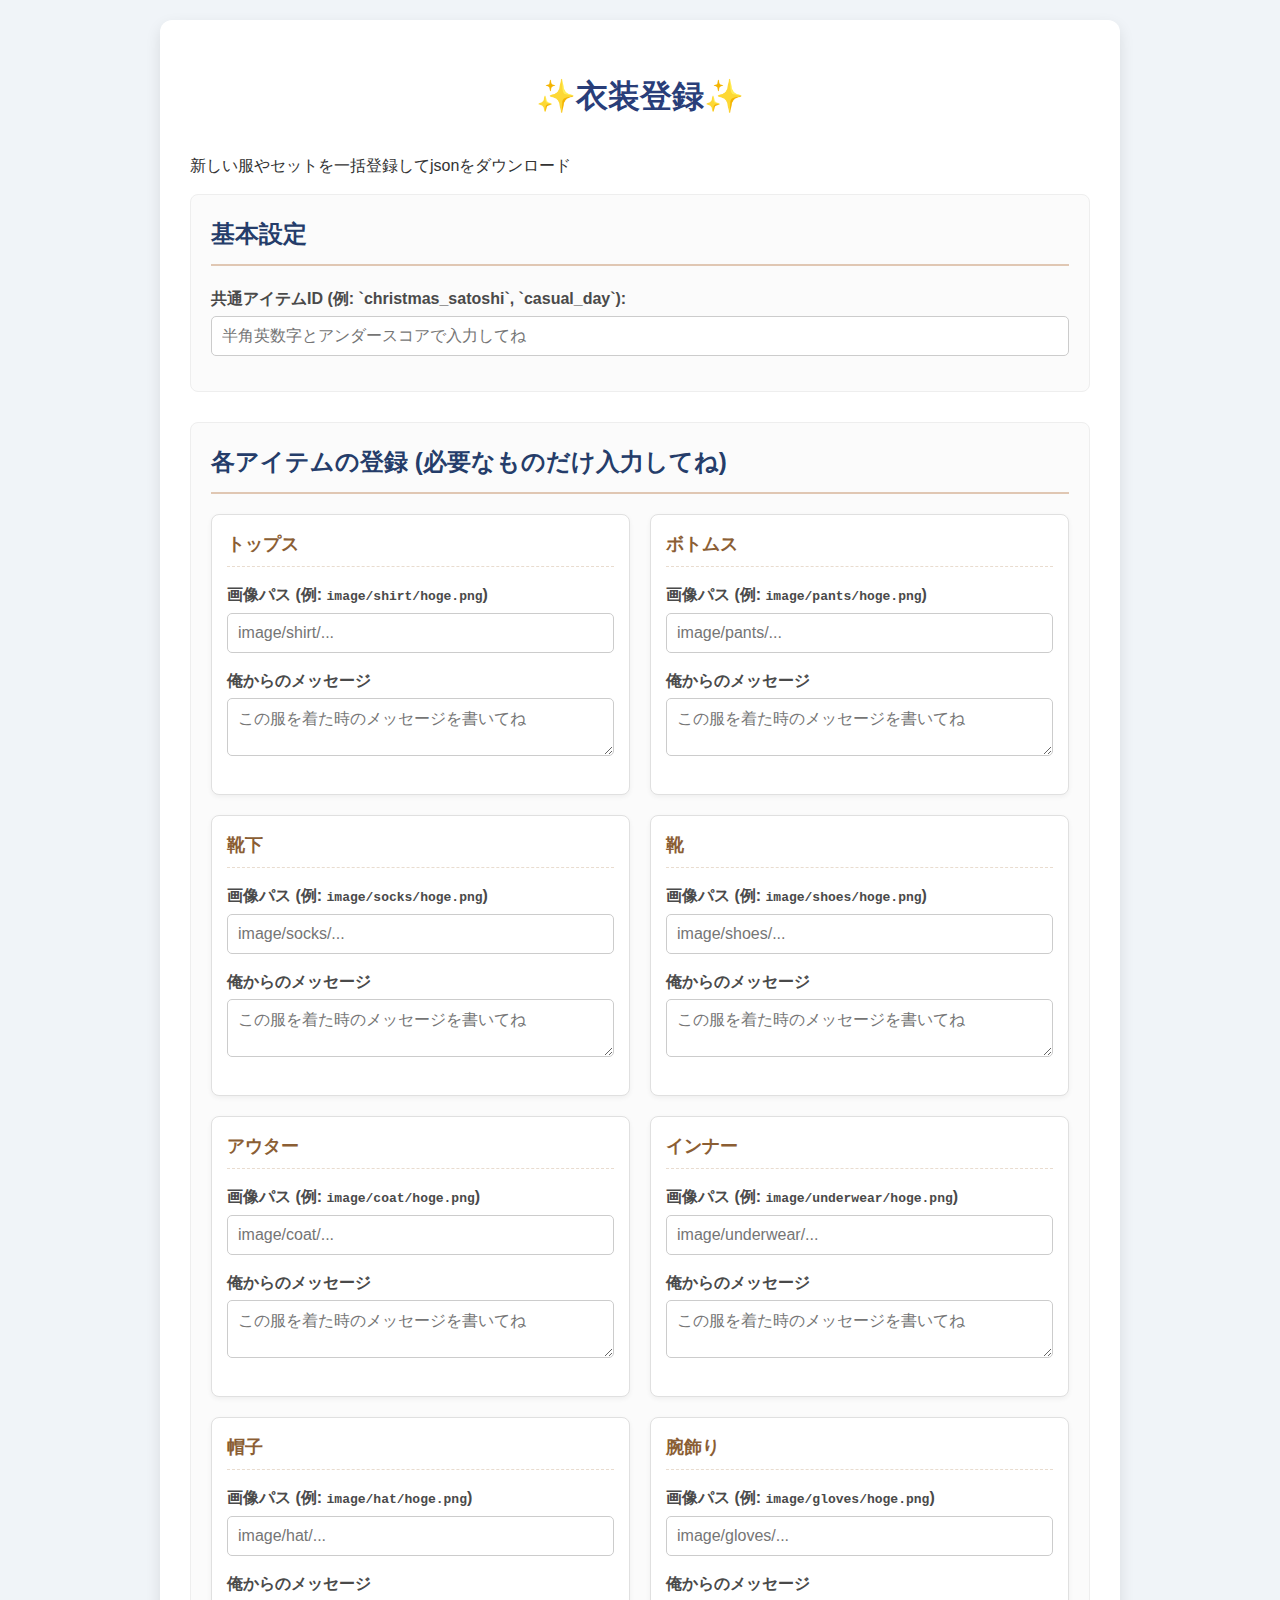
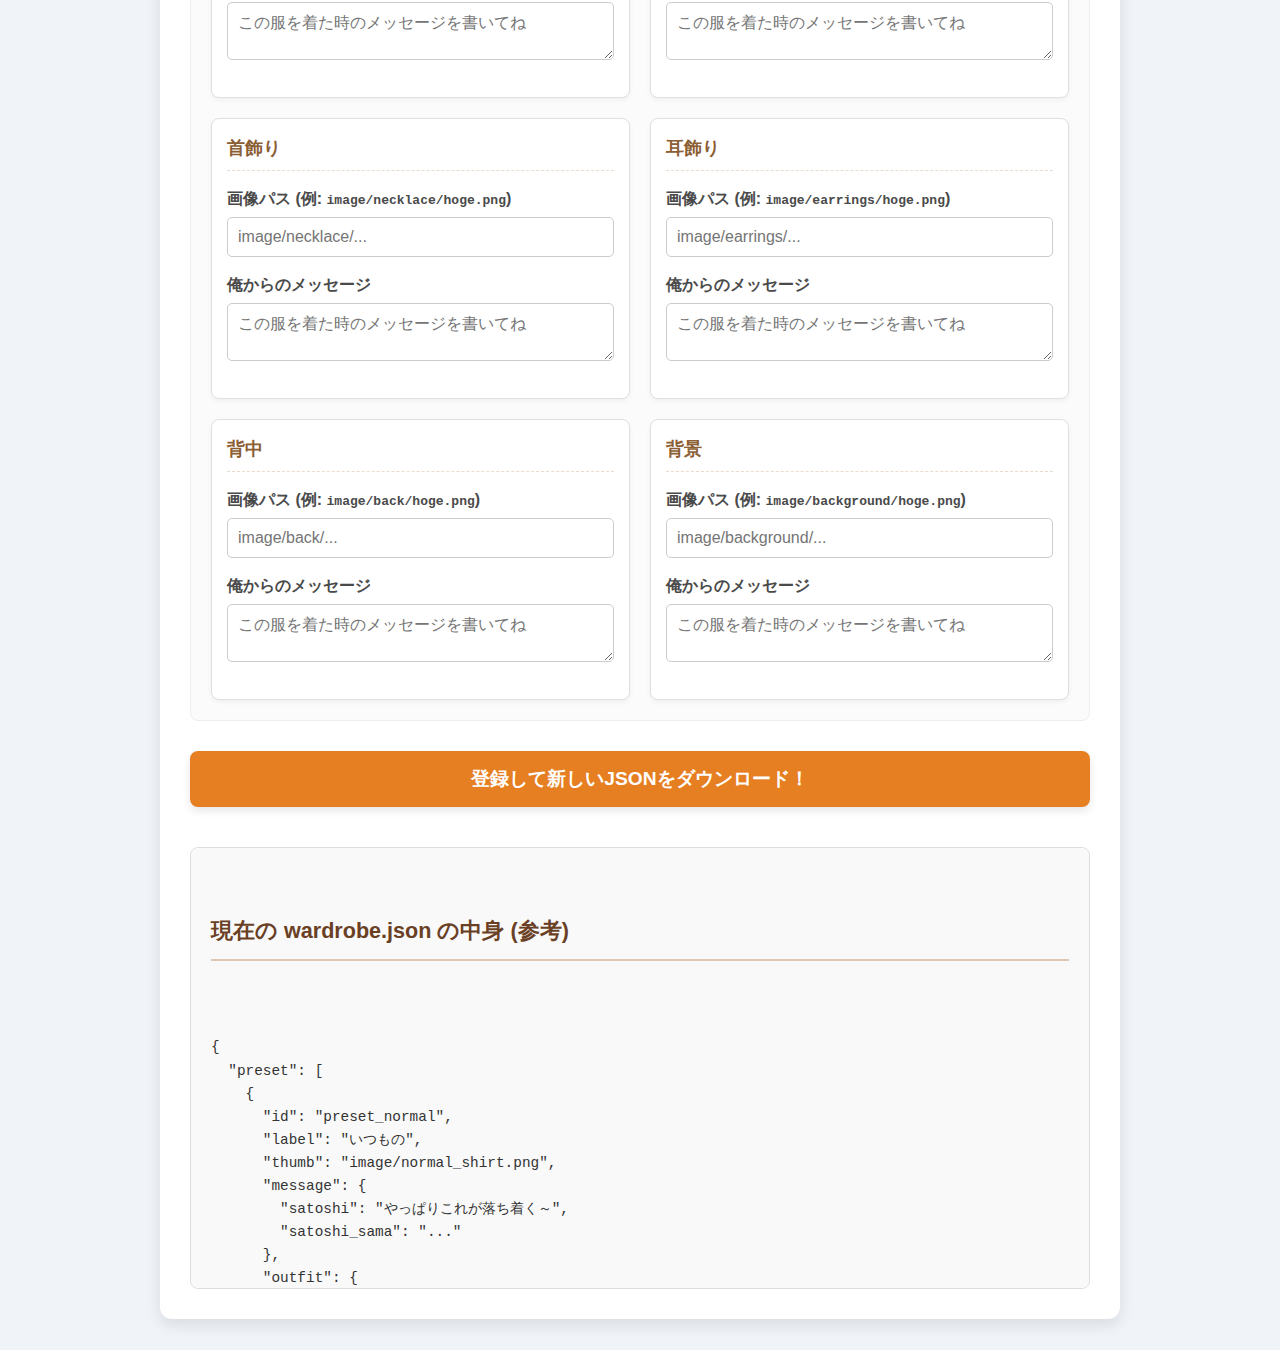
<file: item_creator.html>
<!DOCTYPE html>
<html lang="ja">

<head>
    <meta charset="UTF-8">
    <meta name="viewport" content="width=device-width, initial-scale=1.0">
    <title>衣装登録</title>
    <style>
        body {
            font-family: 'Segoe UI', Tahoma, Geneva, Verdana, sans-serif;
            margin: 20px;
            background-color: #f0f4f8;
            color: #333;
            line-height: 1.6;
        }

        h1 {
            color: #293e79;
            text-align: center;
            margin-bottom: 30px;
        }

        .container {
            max-width: 900px;
            margin: 0 auto;
            background-color: #fff;
            padding: 30px;
            border-radius: 12px;
            box-shadow: 0 6px 15px rgba(0, 0, 0, 0.1);
        }

        .form-section {
            margin-bottom: 30px;
            padding: 20px;
            background-color: #fbfbfb;
            border-radius: 8px;
            border: 1px solid #eee;
        }

        .form-section h2 {
            color: #253d6a;
            border-bottom: 2px solid #e0c7b3;
            padding-bottom: 10px;
            margin-top: 0;
            margin-bottom: 20px;
        }

        .form-group {
            margin-bottom: 15px;
        }

        .form-group label {
            display: block;
            margin-bottom: 5px;
            font-weight: bold;
            color: #4a4a4a;
        }

        .form-group input[type="text"],
        .form-group textarea {
            width: calc(100% - 22px);
            /* Padding and border */
            padding: 10px;
            border: 1px solid #ccc;
            border-radius: 5px;
            font-size: 1rem;
            transition: border-color 0.3s;
        }

        .form-group input[type="text"]:focus,
        .form-group textarea:focus {
            border-color: #a0a0a0;
            outline: none;
            box-shadow: 0 0 0 2px rgba(106, 64, 37, 0.2);
            /* Focus glow */
        }

        .category-grid {
            display: grid;
            grid-template-columns: repeat(auto-fill, minmax(280px, 1fr));
            gap: 20px;
        }

        .category-item {
            background-color: #fff;
            padding: 15px;
            border-radius: 8px;
            border: 1px solid #e0e0e0;
            box-shadow: 0 2px 5px rgba(0, 0, 0, 0.05);
        }

        .category-item h3 {
            margin-top: 0;
            color: #8b5e34;
            font-size: 1.1em;
            border-bottom: 1px dashed #e9dccf;
            padding-bottom: 8px;
            margin-bottom: 15px;
        }

        button {
            display: block;
            width: 100%;
            padding: 15px 25px;
            background-color: #e67e22;
            color: white;
            border: none;
            border-radius: 8px;
            font-size: 1.2rem;
            font-weight: bold;
            cursor: pointer;
            transition: background-color 0.3s ease, transform 0.1s ease;
            box-shadow: 0 4px 8px rgba(0, 0, 0, 0.1);
            margin-top: 30px;
        }

        button:hover {
            background-color: #d35400;
            transform: translateY(-2px);
        }

        button:active {
            transform: translateY(0);
            box-shadow: 0 2px 4px rgba(0, 0, 0, 0.1);
        }

        #current-json-display {
            margin-top: 40px;
            padding: 20px;
            background-color: #f9f9f9;
            border: 1px solid #ddd;
            border-radius: 8px;
            font-size: 0.9rem;
            white-space: pre-wrap;
            word-break: break-all;
            max-height: 400px;
            overflow-y: auto;
        }

        #current-json-display h2 {
            margin-top: 0;
            color: #6a4025;
            border-bottom: 2px solid #e0c7b3;
            padding-bottom: 10px;
            margin-bottom: 15px;
        }

        #message {
            text-align: center;
            margin-top: 20px;
            font-size: 1.1em;
            color: #28a745;
            font-weight: bold;
        }
    </style>
</head>

<body>
    <div class="container">
        <h1>✨衣装登録✨</h1>
        <p>新しい服やセットを一括登録してjsonをダウンロード</p>

        <div class="form-section">
            <h2>基本設定</h2>
            <div class="form-group">
                <label for="common-id">共通アイテムID (例: `christmas_satoshi`, `casual_day`):</label>
                <input type="text" id="common-id" placeholder="半角英数字とアンダースコアで入力してね" required>
            </div>
        </div>

        <div class="form-section">
            <h2>各アイテムの登録 (必要なものだけ入力してね)</h2>
            <div class="category-grid" id="category-inputs">
            </div>
        </div>

        <button id="register-and-download">登録して新しいJSONをダウンロード！</button>

        <div id="message"></div>

        <div id="current-json-display">
            <h2>現在の wardrobe.json の中身 (参考)</h2>
            <pre id="json-content">JSONファイルを読み込み中...</pre>
        </div>
    </div>

    <script>
        // カテゴリ定義は元ファイルからコピーしてくる
        const categories = [
            { id: 'preset', label: 'セット' }, // Preset tab
            { id: 'shirt', label: 'トップス' },
            { id: 'pants', label: 'ボトムス' },
            { id: 'socks', label: '靴下' },
            { id: 'shoes', label: '靴' },
            { id: 'coat', label: 'アウター' },
            { id: 'underwear', label: 'インナー' },
            { id: 'hat', label: '帽子' },
            { id: 'gloves', label: '腕飾り' },
            { id: 'necklace', label: '首飾り' },
            { id: 'earrings', label: '耳飾り' },
            { id: 'back', label: '背中' },
            { id: 'background', label: '背景' }
        ];

        let wardrobe = {}; // ロードしたJSONデータ

        // 初期化処理
        document.addEventListener('DOMContentLoaded', async () => {
            await loadWardrobeJson();
            renderCategoryInputs();
            document.getElementById('register-and-download').addEventListener('click', handleRegister);
        });

        // wardrobe.json を読み込む
        async function loadWardrobeJson() {
            try {
                const response = await fetch('wardrobe.json');
                if (!response.ok) {
                    throw new Error(`wardrobe.json の読み込みに失敗したよ: ${response.statusText}`);
                }
                wardrobe = await response.json();
                document.getElementById('json-content').textContent = JSON.stringify(wardrobe, null, 2);
            } catch (error) {
                console.error('wardrobe.json の読み込みエラー:', error);
                document.getElementById('json-content').textContent =
                    `エラー: wardrobe.json を読み込めなかったよ！\nLive Serverで開いているか確認してね。\n${error.message}`;
                // 読み込めない場合でも空のオブジェクトで初期化
                categories.forEach(cat => {
                    if (cat.id !== 'preset') wardrobe[cat.id] = wardrobe[cat.id] || [];
                    else wardrobe.preset = wardrobe.preset || [];
                });
            }
        }

        // カテゴリごとの入力フォームを生成
        function renderCategoryInputs() {
            const container = document.getElementById('category-inputs');
            container.innerHTML = ''; // 一度クリア
            categories.forEach(cat => {
                if (cat.id === 'preset') return; // プリセットはアイテム登録では作らない

                const itemDiv = document.createElement('div');
                itemDiv.className = 'category-item';
                itemDiv.innerHTML = `
                    <h3>${cat.label}</h3>
                    <div class="form-group">
                        <label for="src-${cat.id}">画像パス (例: <code>image/${cat.id}/hoge.png</code>)</label>
                        <input type="text" id="src-${cat.id}" placeholder="image/${cat.id}/...">
                    </div>
                    <div class="form-group">
                        <label for="msg-${cat.id}">俺からのメッセージ</label>
                        <textarea id="msg-${cat.id}" rows="2" placeholder="この服を着た時のメッセージを書いてね"></textarea>
                    </div>
                `;
                container.appendChild(itemDiv);
            });
        }

        // 登録ボタンが押された時の処理
        async function handleRegister() {
            const commonIdInput = document.getElementById('common-id');
            const commonId = commonIdInput.value.trim();
            const messageDiv = document.getElementById('message');
            messageDiv.textContent = ''; // メッセージをクリア

            if (!commonId) {
                messageDiv.textContent = '共通アイテムIDを入力してね！';
                messageDiv.style.color = '#dc3545'; // エラー色
                commonIdInput.focus();
                return;
            }

            const newItemsData = {}; // プリセット登録用に、今回追加したアイテムIDを保持
            let addedAnyItem = false;

            // 各カテゴリの入力を処理
            categories.forEach(cat => {
                if (cat.id === 'preset') return;

                const srcInput = document.getElementById(`src-${cat.id}`);
                const msgInput = document.getElementById(`msg-${cat.id}`);

                const src = srcInput.value.trim();
                const msg = msgInput.value.trim();

                if (src) { // 画像パスが入力されている場合のみ追加
                    const newItem = {
                        id: commonId,
                        src: src,
                        thumb: src, // サムネイルも同じパスにする
                        message: { satoshi: msg || "...", satoshi_sama: "..." } // デフォルトメッセージも設定
                    };
                    // 既存のwardrobeにアイテムを追加（カテゴリが存在しない場合は作成）
                    if (!wardrobe[cat.id]) wardrobe[cat.id] = [];
                    wardrobe[cat.id].push(newItem);
                    newItemsData[cat.id] = commonId; // プリセット用に記録
                    addedAnyItem = true;

                    // 登録後、フォームをクリア
                    srcInput.value = '';
                    msgInput.value = '';
                }
            });

            if (!addedAnyItem) {
                messageDiv.textContent = '少なくとも1つのアイテムの画像パスを入力してね！';
                messageDiv.style.color = '#dc3545';
                return;
            }

            // プリセット登録の確認
            if (Object.keys(newItemsData).length > 0) { // 何かしらアイテムが追加された場合のみ
                if (confirm("このアイテムで『セット（プリセット）』も作成しますか？")) {
                    const presetName = prompt("新しいセットの名前を入力してね！ (例: クリスマス衣装セット)");
                    if (presetName) {
                        // プリセットのサムネイルは、今回追加されたアイテムの最初のものの画像パスを使う
                        const firstCategoryWithItem = Object.keys(newItemsData)[0];
                        const thumbSrc = wardrobe[firstCategoryWithItem].find(item => item.id === commonId).src;

                        const newPreset = {
                            id: `preset_${commonId}`,
                            label: presetName,
                            thumb: thumbSrc,
                            message: { satoshi: `${presetName}だよ！`, satoshi_sama: "..." },
                            outfit: newItemsData // ここに今回追加されたアイテムのIDが入る
                        };
                        if (!wardrobe.preset) wardrobe.preset = [];
                        wardrobe.preset.push(newPreset);
                        messageDiv.textContent += '\nセットも登録したよ！';
                    } else {
                        messageDiv.textContent += '\nセットの登録はスキップしたよ。';
                    }
                }
            }

            // 更新されたJSONをダウンロード
            downloadJson(wardrobe);
            document.getElementById('json-content').textContent = JSON.stringify(wardrobe, null, 2); // 表示も更新
            messageDiv.textContent = '新しいJSONファイルをダウンロードしたよ！\n今の `wardrobe.json` と入れ替えてね！';
            messageDiv.style.color = '#28a745'; // 成功色
            commonIdInput.value = ''; // 共通IDもクリア
        }

        // JSONデータをファイルとしてダウンロードする関数
        function downloadJson(data) {
            const dataStr = "data:text/json;charset=utf-8," + encodeURIComponent(JSON.stringify(data, null, 2));
            const downloadAnchorNode = document.createElement('a');
            downloadAnchorNode.setAttribute("href", dataStr);
            downloadAnchorNode.setAttribute("download", "wardrobe.json"); // ダウンロードファイル名
            document.body.appendChild(downloadAnchorNode); // Firefox対策
            downloadAnchorNode.click();
            downloadAnchorNode.remove(); // 不要になった要素を削除
        }
    </script>
</body>

</html>
</file>
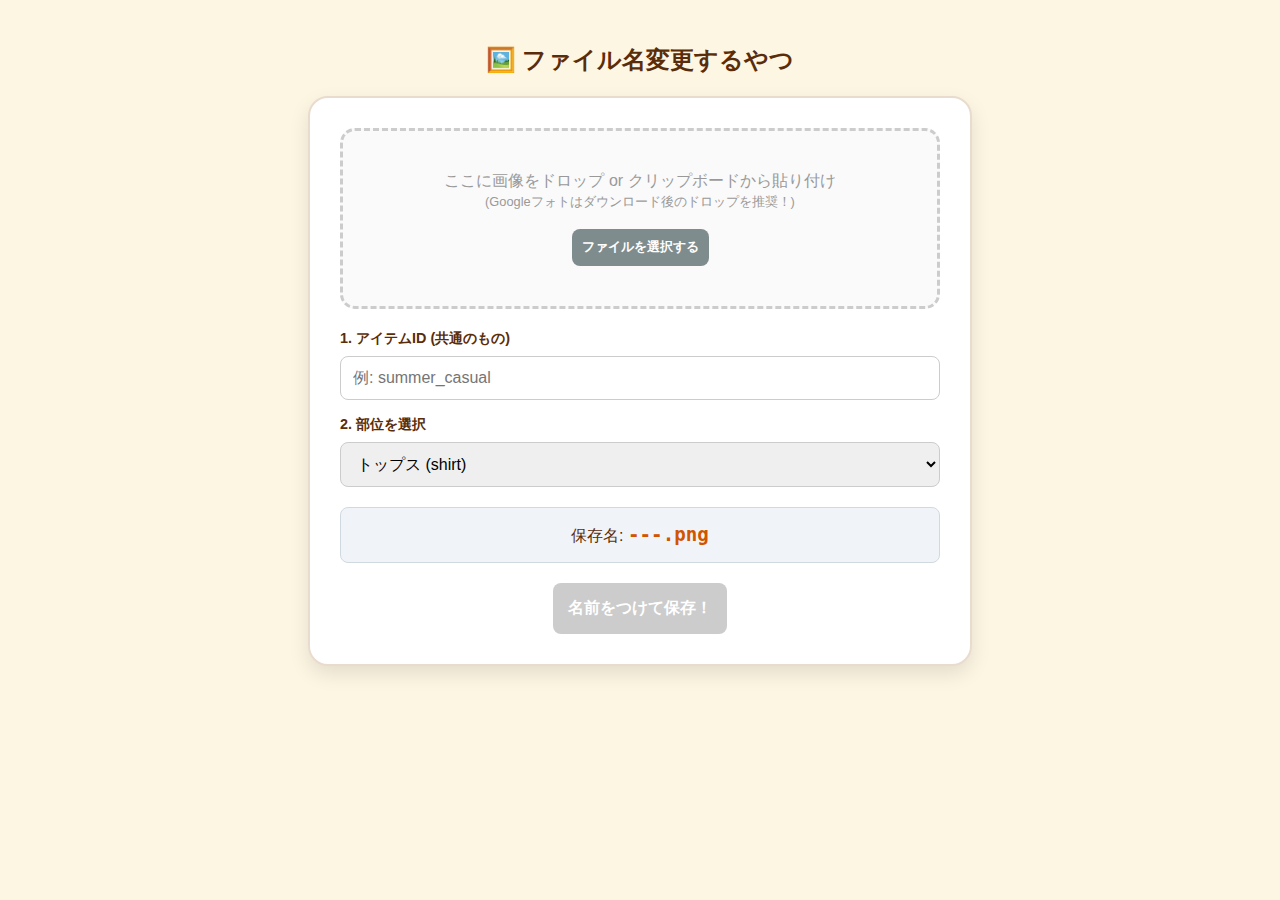
<file: rename.html>
<!DOCTYPE html>
<html lang="ja">

<head>
    <meta charset="UTF-8">
    <title>ファイル名変更</title>
    <style>
        body {
            font-family: 'Segoe UI', sans-serif;
            text-align: center;
            background: #fdf6e3;
            padding: 20px;
            color: #5a2d0a;
        }

        .box {
            background: white;
            padding: 30px;
            border-radius: 20px;
            box-shadow: 0 8px 20px rgba(0, 0, 0, 0.1);
            max-width: 600px;
            margin: 0 auto;
            border: 2px solid #e9dccf;
        }

        h1 {
            font-size: 1.5rem;
            margin-bottom: 20px;
        }

        #drop-area {
            border: 3px dashed #ccc;
            padding: 40px 20px;
            color: #999;
            cursor: pointer;
            margin-bottom: 20px;
            border-radius: 15px;
            transition: all 0.3s;
            background: #fafafa;
            position: relative;
        }

        #drop-area.dragover {
            border-color: #e67e22;
            background: #fff5eb;
            color: #e67e22;
        }

        #preview {
            max-width: 100%;
            max-height: 300px;
            margin: 15px 0;
            border-radius: 10px;
            display: none;
            margin-left: auto;
            margin-right: auto;
        }

        .form-group {
            margin: 15px 0;
            text-align: left;
        }

        label {
            display: block;
            font-weight: bold;
            margin-bottom: 8px;
            font-size: 0.9rem;
        }

        input[type="text"],
        select {
            width: 100%;
            padding: 12px;
            box-sizing: border-box;
            border: 1px solid #ccc;
            border-radius: 8px;
            font-size: 1rem;
        }

        .result-box {
            background: #f0f4f8;
            padding: 15px;
            border-radius: 8px;
            margin: 20px 0;
            border: 1px solid #d1d9e0;
        }

        code {
            font-size: 1.2rem;
            color: #d35400;
            font-weight: bold;
        }

        .btn-container {
            display: flex;
            gap: 10px;
        }

        button {
            flex: 1;
            background: #e67e22;
            color: white;
            border: none;
            padding: 15px;
            border-radius: 8px;
            cursor: pointer;
            font-weight: bold;
            font-size: 1rem;
            transition: 0.2s;
        }

        button:hover {
            background: #d35400;
            transform: translateY(-2px);
        }

        button:disabled {
            background: #ccc;
            cursor: not-allowed;
            transform: none;
        }

        #file-input {
            display: none;
        }

        .secondary-btn {
            background: #7f8c8d;
            font-size: 0.8rem;
            padding: 10px;
        }
    </style>
</head>

<body>
    <h1>🖼️ ファイル名変更するやつ</h1>
    <div class="box">
        <div id="drop-area">
            ここに画像をドロップ or クリップボードから貼り付け<br>
            <span style="font-size: 0.8rem;">(Googleフォトはダウンロード後のドロップを推奨！)</span>
            <input type="file" id="file-input" accept="image/*">
            <br><br>
            <button type="button" class="secondary-btn"
                onclick="document.getElementById('file-input').click()">ファイルを選択する</button>
        </div>

        <img id="preview">

        <div class="form-group">
            <label>1. アイテムID (共通のもの)</label>
            <input type="text" id="input-id" placeholder="例: summer_casual">
        </div>

        <div class="form-group">
            <label>2. 部位を選択</label>
            <select id="input-category">
                <option value="shirt">トップス (shirt)</option>
                <option value="pants">ボトムス (pants)</option>
                <option value="socks">靴下 (socks)</option>
                <option value="shoes">靴 (shoes)</option>
                <option value="coat">アウター (coat)</option>
                <option value="underwear">インナー (underwear)</option>
                <option value="hat">帽子 (hat)</option>
                <option value="gloves">腕飾り (gloves)</option>
                <option value="necklace">首飾り (necklace)</option>
                <option value="earrings">耳飾り (earrings)</option>
                <option value="back">背中 (back)</option>
                <option value="background">背景 (background)</option>
            </select>
        </div>

        <div class="result-box">
            保存名: <code id="filename-preview">---.png</code>
        </div>

        <button id="download-btn" disabled>名前をつけて保存！</button>
    </div>

    <script>
        const dropArea = document.getElementById('drop-area');
        const fileInput = document.getElementById('file-input');
        const preview = document.getElementById('preview');
        const inputId = document.getElementById('input-id');
        const inputCat = document.getElementById('input-category');
        const filenamePreview = document.getElementById('filename-preview');
        const downloadBtn = document.getElementById('download-btn');
        let currentBlob = null;

        // 画像処理の共通関数
        function processFile(file) {
            if (file && file.type.startsWith('image/')) {
                currentBlob = file;
                const url = URL.createObjectURL(currentBlob);
                preview.src = url;
                preview.style.display = 'block';
                dropArea.style.padding = '10px';
                updatePreview();
            }
        }

        // 1. ペースト (Ctrl+V)
        document.addEventListener('paste', (e) => {
            const item = e.clipboardData.items[0];
            if (item && item.type.indexOf('image') !== -1) {
                processFile(item.getAsFile());
            }
        });

        // 2. ドラッグ＆ドロップ
        dropArea.addEventListener('dragover', (e) => {
            e.preventDefault();
            dropArea.classList.add('dragover');
        });
        dropArea.addEventListener('dragleave', () => {
            dropArea.classList.remove('dragover');
        });
        dropArea.addEventListener('drop', (e) => {
            e.preventDefault();
            dropArea.classList.remove('dragover');
            processFile(e.dataTransfer.files[0]);
        });

        // 3. ファイル選択ボタン
        fileInput.addEventListener('change', (e) => {
            processFile(e.target.files[0]);
        });

        // プレビュー更新
        function updatePreview() {
            const id = inputId.value.trim() || 'id';
            const cat = inputCat.value;
            const filename = `${id}_${cat}.png`;
            filenamePreview.textContent = filename;
            downloadBtn.disabled = !currentBlob || !inputId.value.trim();
        }

        inputId.addEventListener('input', updatePreview);
        inputCat.addEventListener('change', updatePreview);

        // ダウンロード
        downloadBtn.addEventListener('click', () => {
            if (!currentBlob) return;
            const link = document.createElement('a');
            link.href = URL.createObjectURL(currentBlob);
            link.download = filenamePreview.textContent;
            link.click();
        });
    </script>
</body>

</html>
</file>
